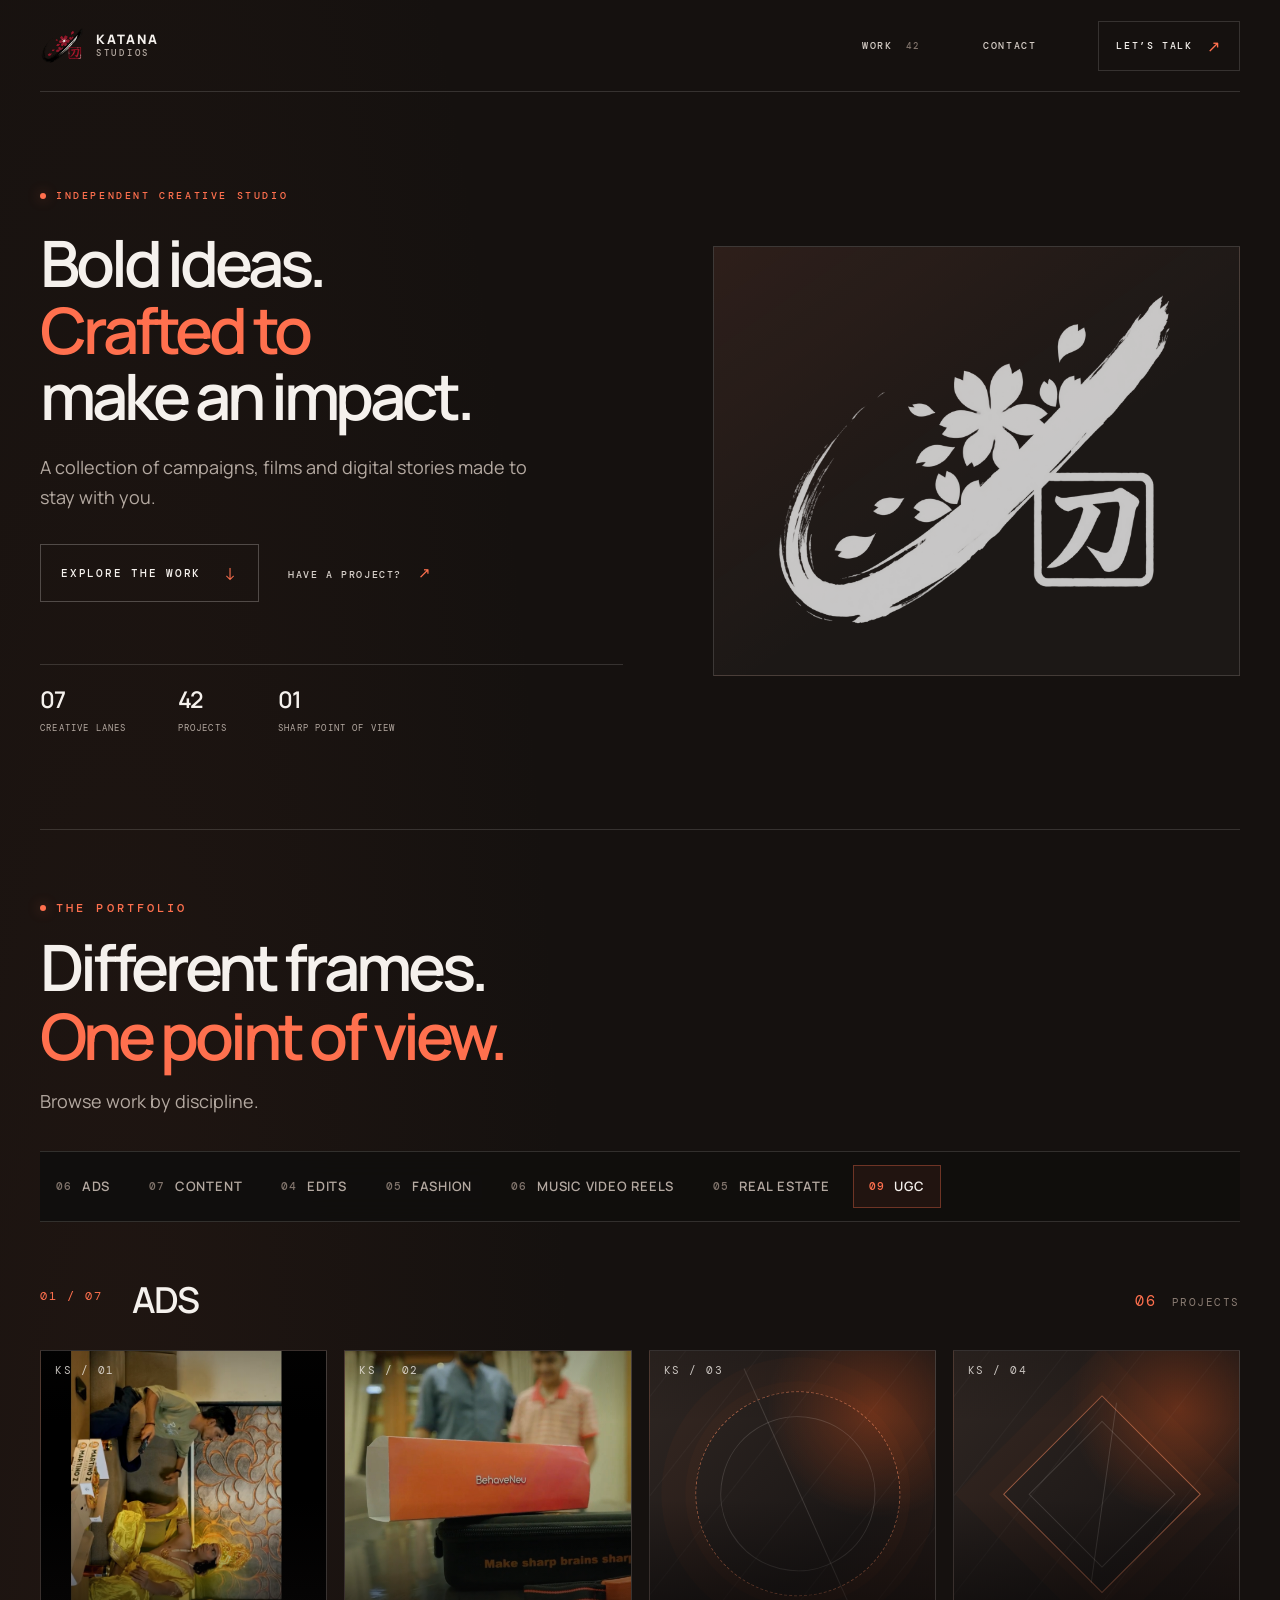
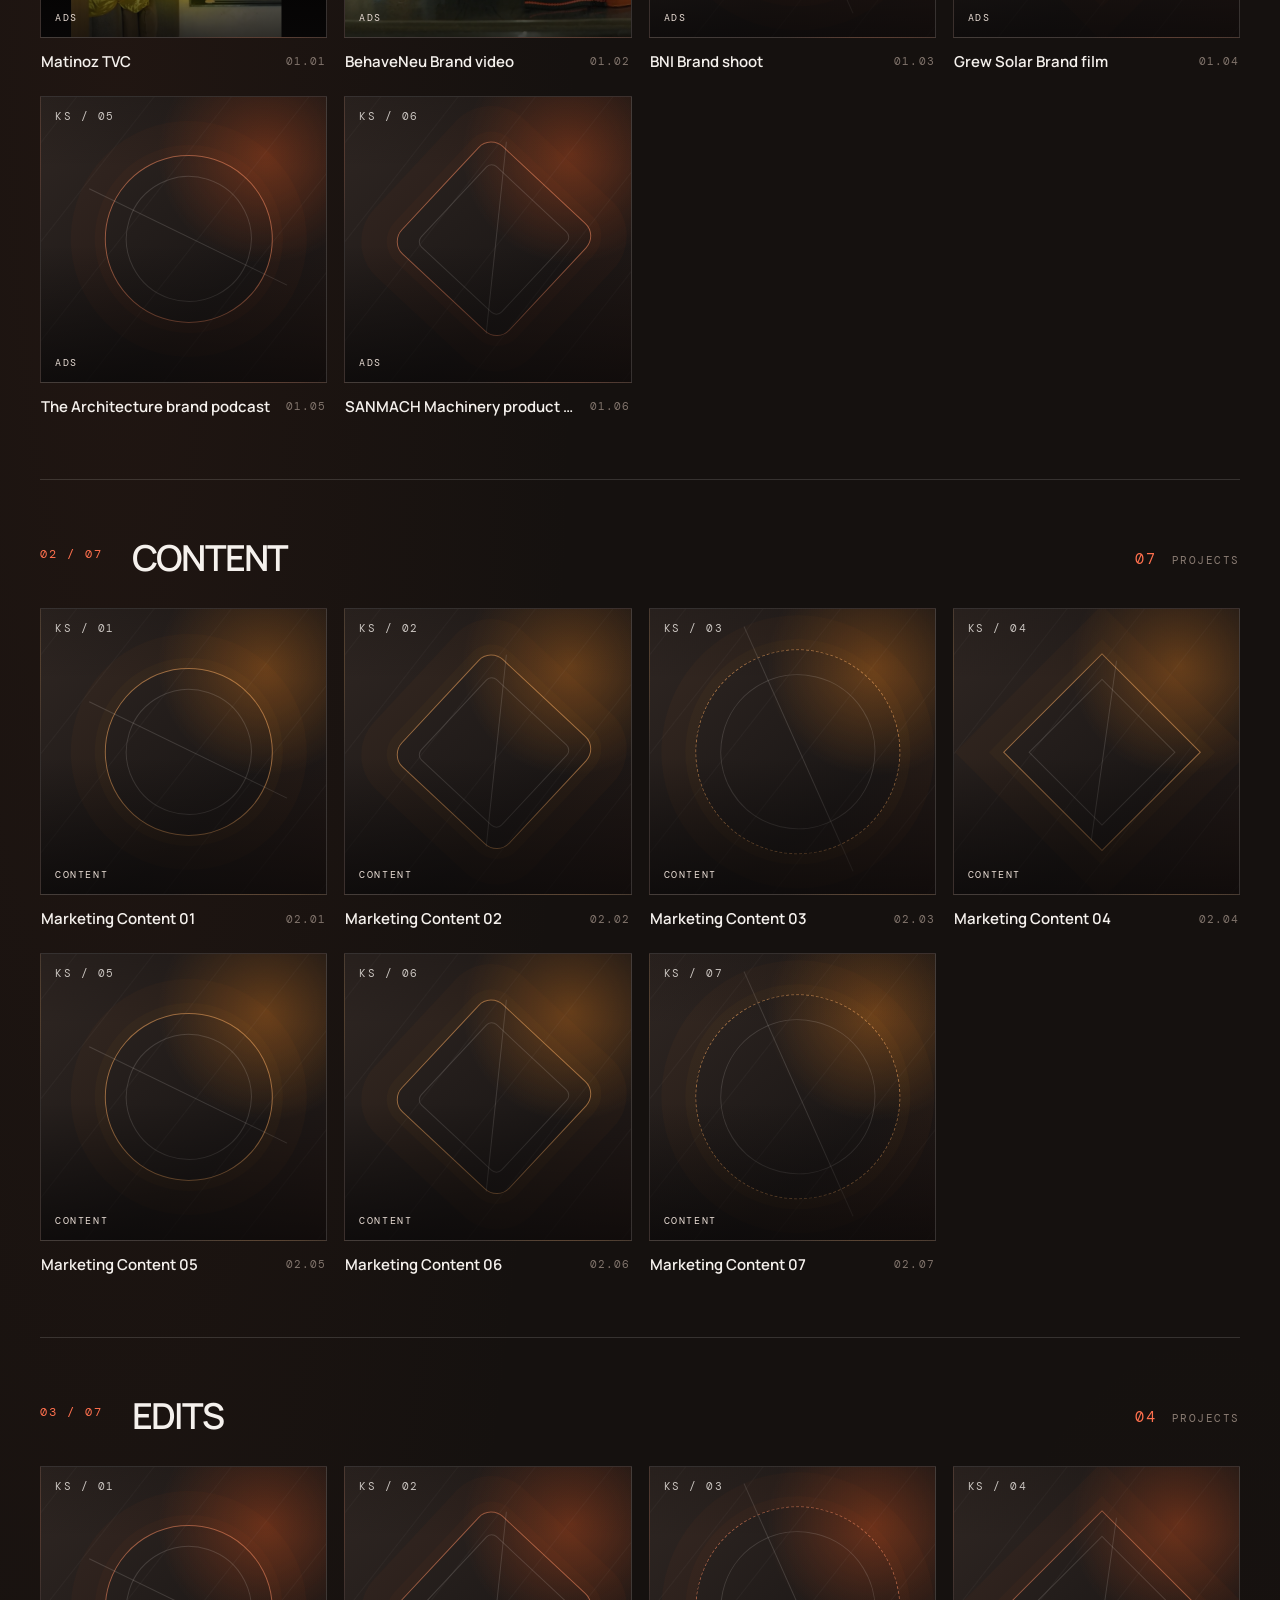
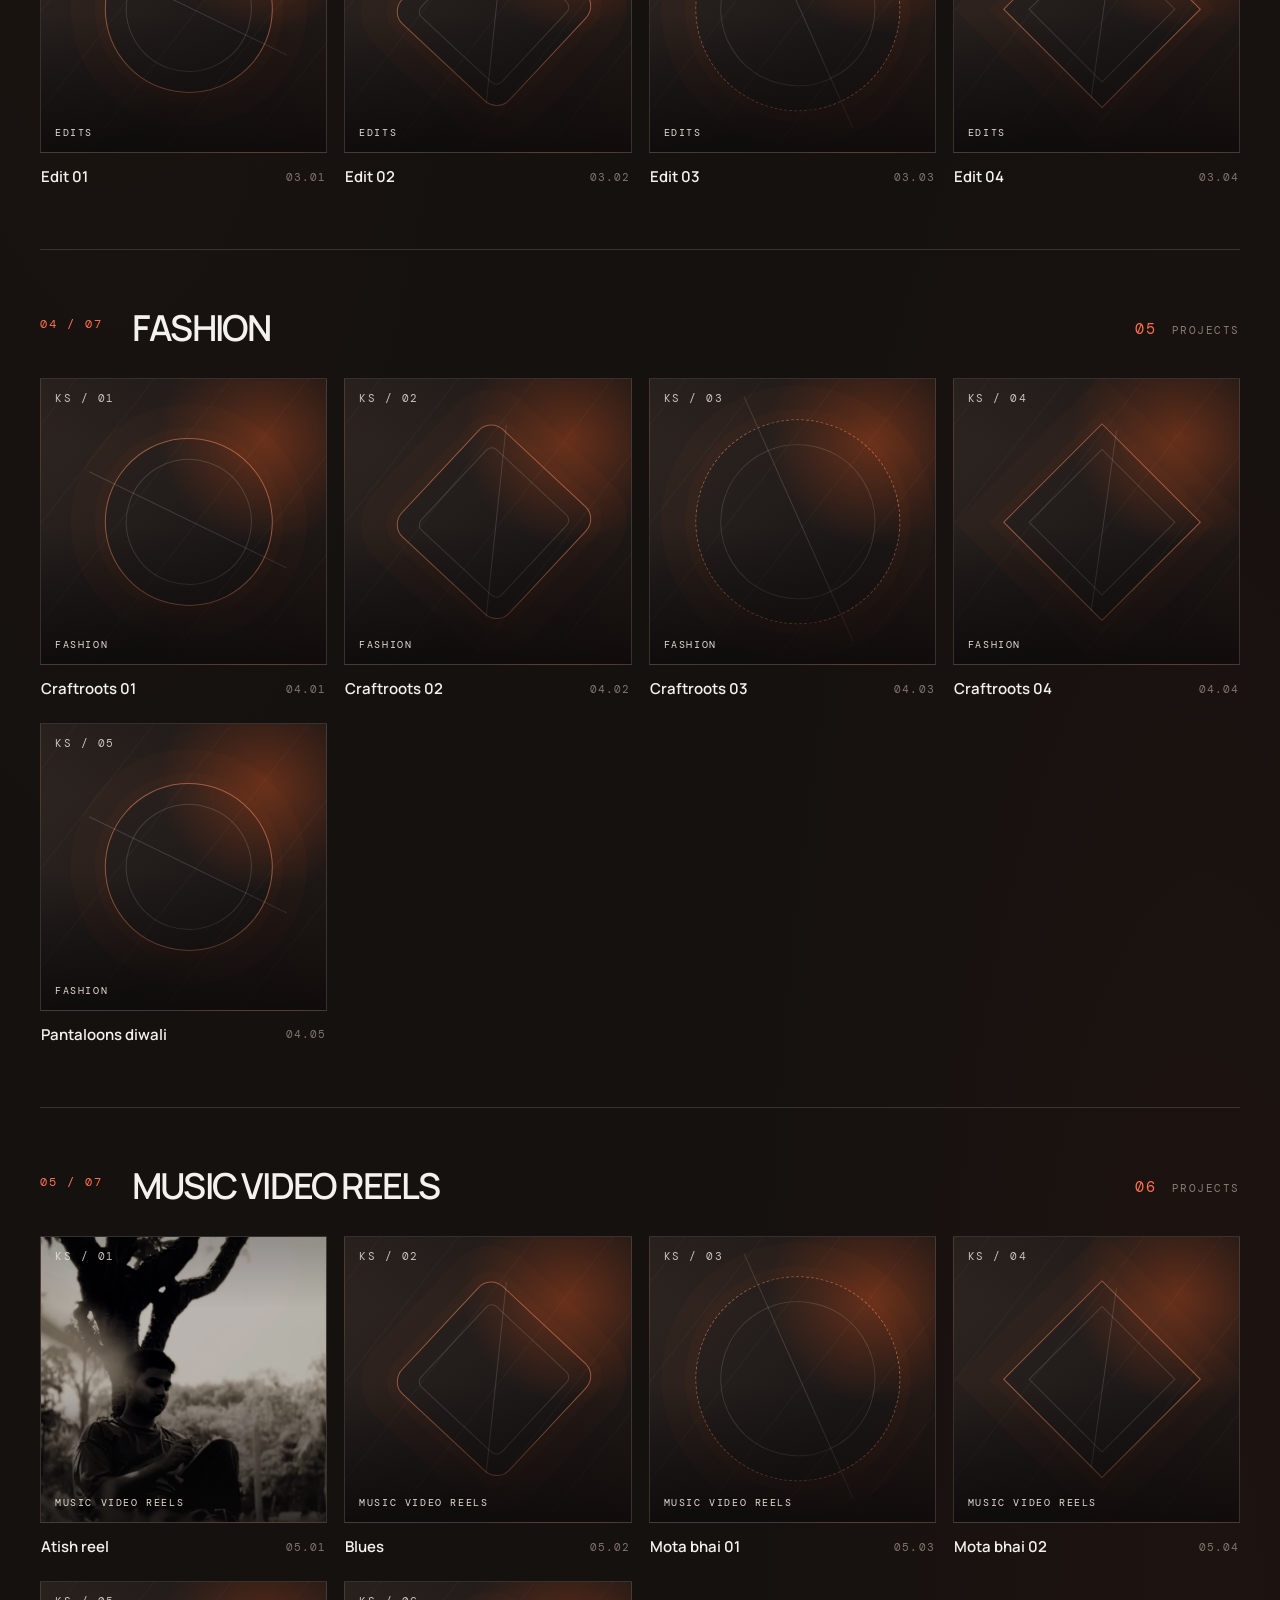
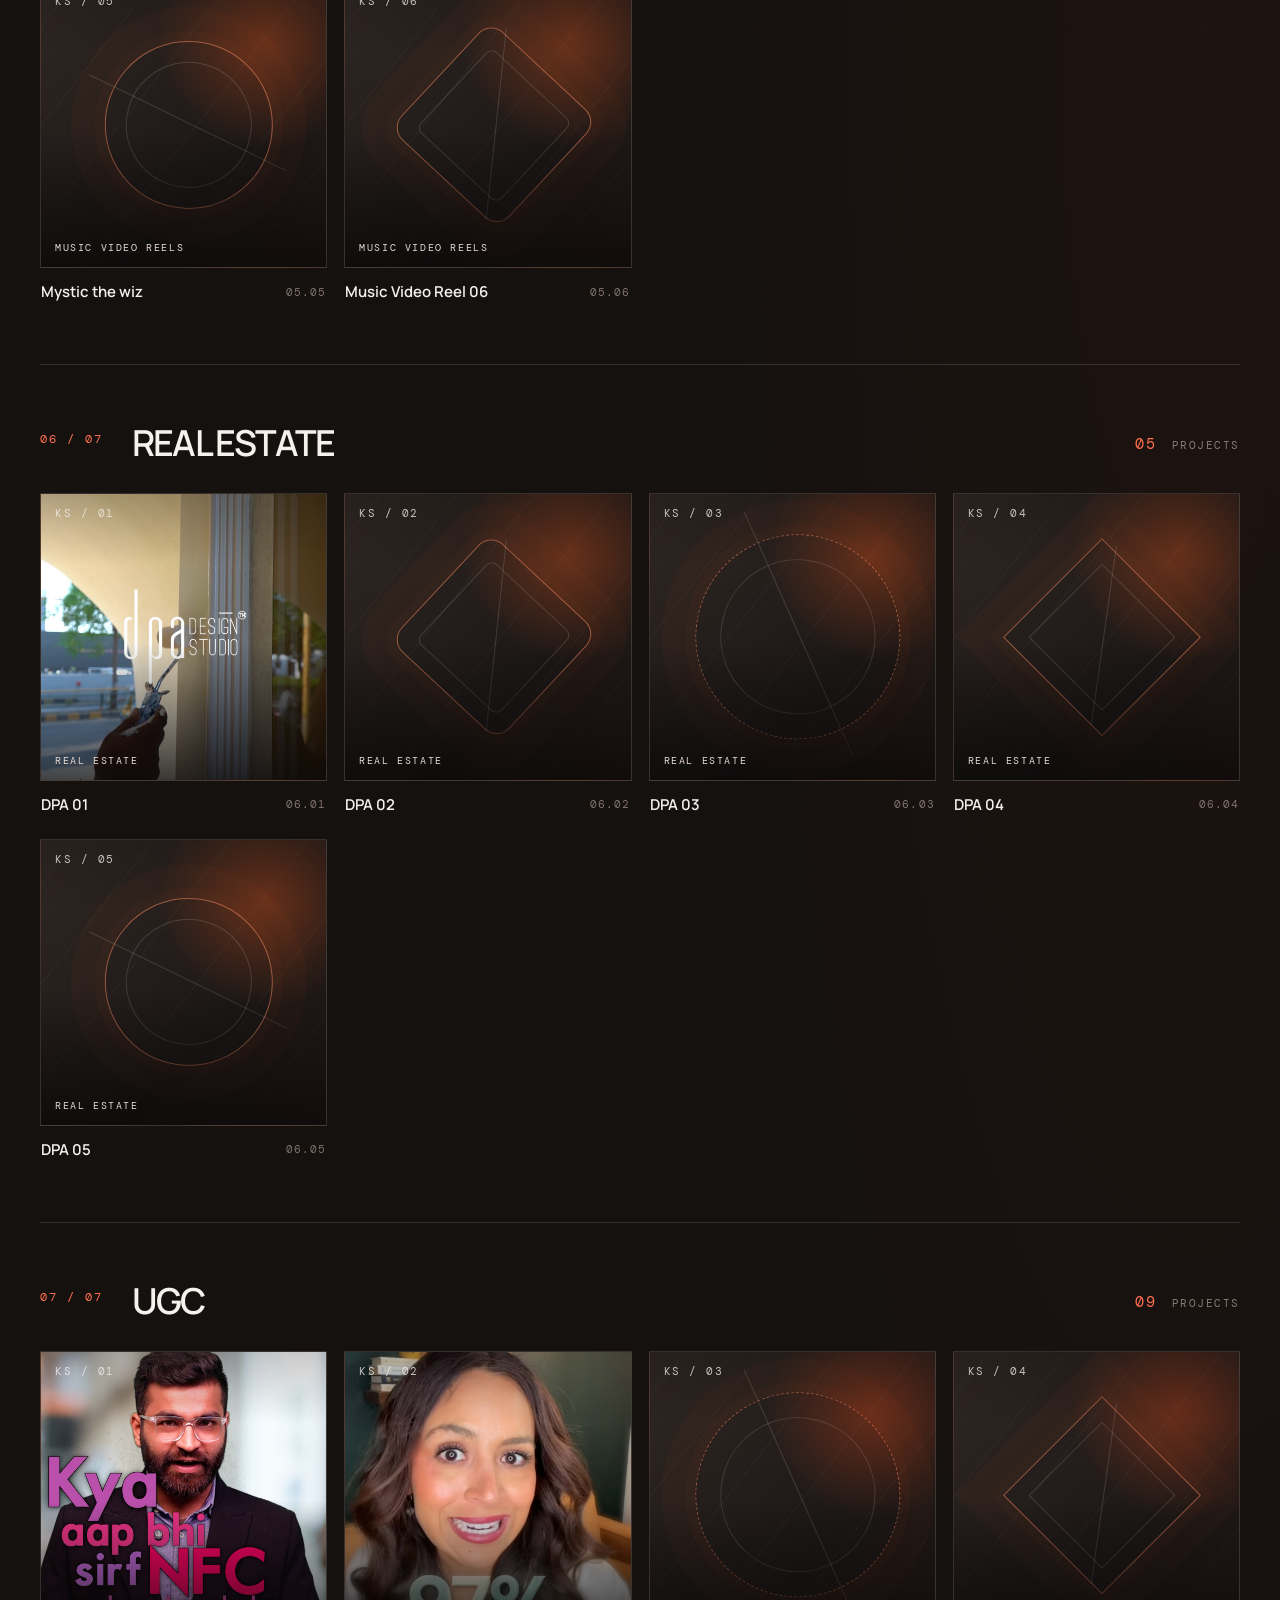
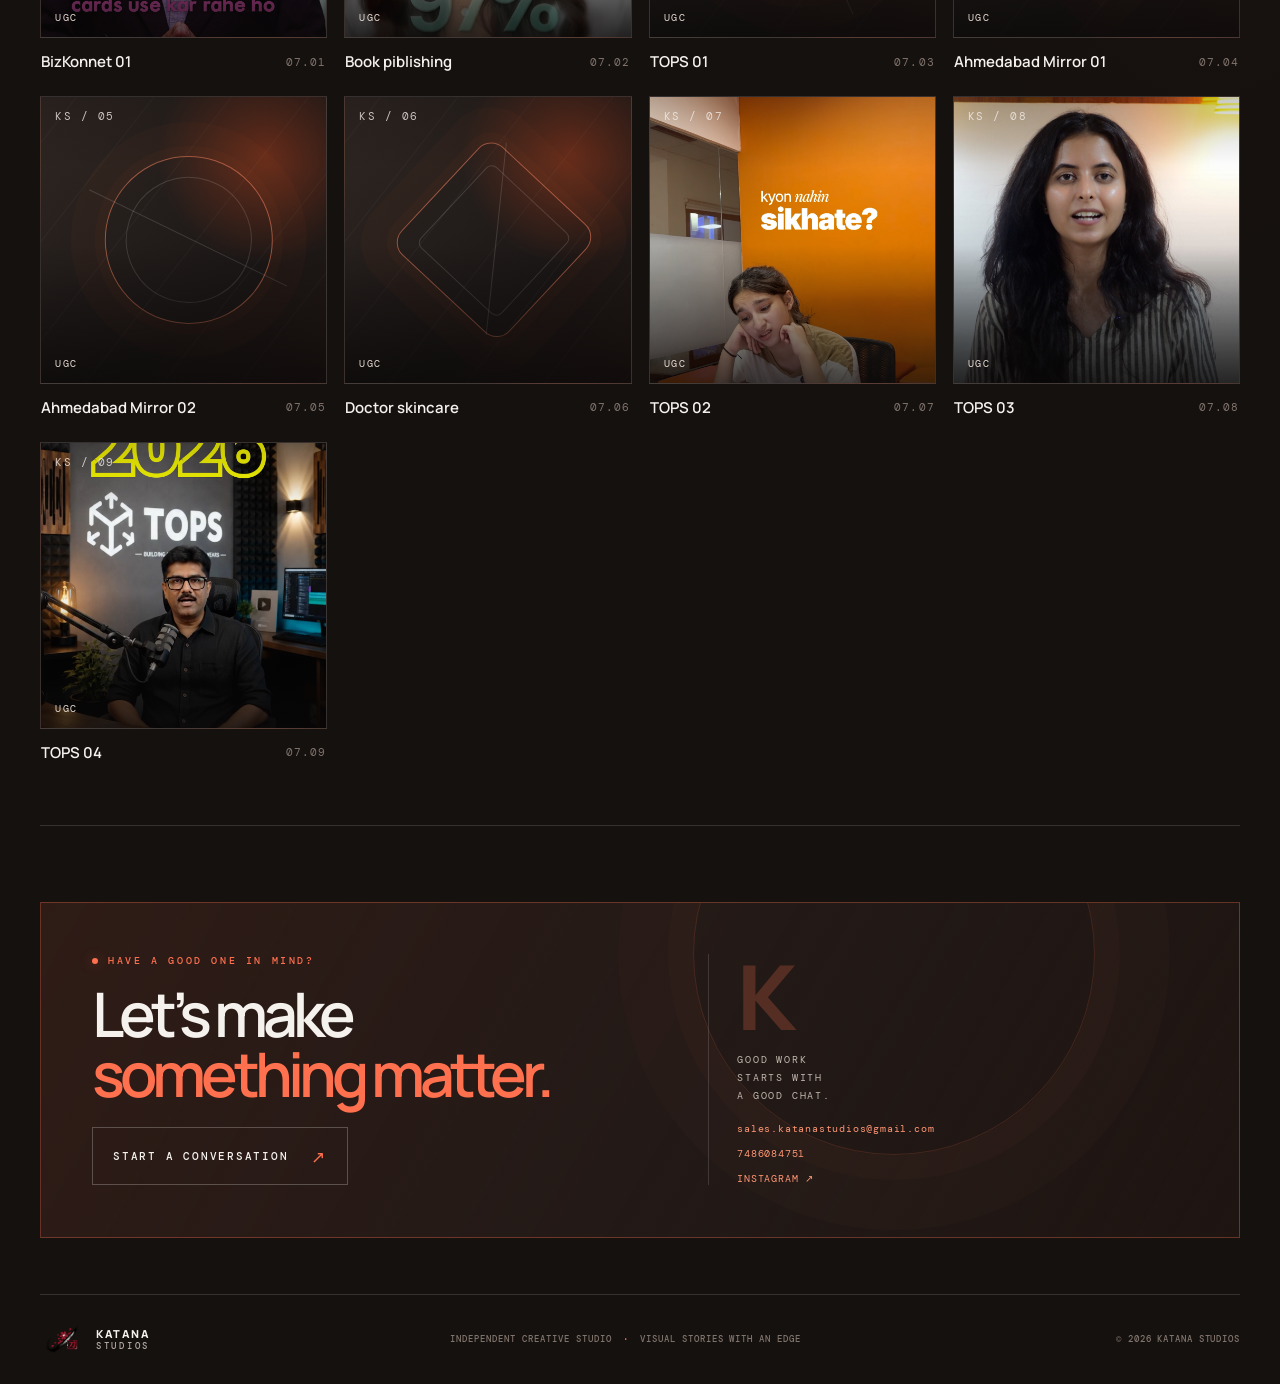
<file: index.html>
<!doctype html>
<html lang="en">
  <head>
    <meta charset="utf-8">
    <meta name="viewport" content="width=device-width, initial-scale=1">
    <meta name="theme-color" content="#15110f">
    <meta name="description" content="Katana Studios — bold ideas, crafted to make an impact. Explore our video portfolio.">
    <title>Katana Studios — Creative work with an edge</title>
    <link rel="icon" href="assets/favicon.svg" type="image/svg+xml">
    <link rel="preconnect" href="https://fonts.googleapis.com">
    <link rel="preconnect" href="https://fonts.gstatic.com" crossorigin>
    <link href="https://fonts.googleapis.com/css2?family=DM+Mono:wght@400;500&family=Manrope:wght@400;500;600;700;800&display=swap" rel="stylesheet">
    <link rel="stylesheet" href="css/styles.css">
  </head>
  <body>
    <a class="skip-link" href="#main">Skip to content</a>

    <header class="site-header">
      <a class="brand" href="#top" aria-label="Katana Studios home">
        <img class="brand-mark" src="assets/katana-brushmark-transparent.png" alt="" aria-hidden="true">
        <span class="brand-name"><strong>KATANA</strong><small>STUDIOS</small></span>
      </a>
      <nav class="primary-nav" aria-label="Main navigation">
        <a href="#work">WORK <span data-nav-video-total>03</span></a>
        <a href="#contact">CONTACT</a>
      </nav>
      <a class="header-cta" href="#contact">LET’S TALK <span aria-hidden="true">↗</span></a>
    </header>

    <main id="main">
      <section class="hero" id="top" aria-labelledby="hero-title">
        <div class="hero-copy">
          <p class="eyebrow"><span class="eyebrow-dot"></span> INDEPENDENT CREATIVE STUDIO</p>
          <h1 id="hero-title">Bold ideas.<br><em>Crafted to</em><br>make an impact.</h1>
          <p class="hero-description">A collection of campaigns, films and digital stories made to stay with you.</p>
          <div class="hero-actions">
            <a class="button button-primary" href="#work">EXPLORE THE WORK <span aria-hidden="true">↓</span></a>
            <a class="text-link" href="#contact">HAVE A PROJECT? <span aria-hidden="true">↗</span></a>
          </div>
          <div class="hero-facts" aria-label="Portfolio overview">
            <div><strong data-total-categories>02</strong><span>CREATIVE LANES</span></div>
            <div><strong data-total-videos>03</strong><span>PROJECTS</span></div>
            <div><strong>01</strong><span>SHARP POINT OF VIEW</span></div>
          </div>
        </div>

        <div class="hero-art">
          <img class="hero-art__logo" src="assets/katana-brushmark-transparent.png" alt="Katana Studios brushmark">
        </div>
      </section>

      <div class="portfolio-intro" id="work">
        <div class="portfolio-intro__copy">
          <p class="eyebrow"><span class="eyebrow-dot"></span> THE PORTFOLIO</p>
          <h2>Different frames.<br><em>One point of view.</em></h2>
          <p class="portfolio-intro__note">Browse work by discipline.</p>
        </div>
      </div>

      <nav class="category-nav" id="categoryNav" aria-label="Jump to a portfolio category"></nav>

      <div id="categorySections" class="category-sections" aria-live="off"></div>

      <section class="contact-panel" id="contact" aria-labelledby="contact-title">
        <div class="contact-panel__content">
          <p class="eyebrow"><span class="eyebrow-dot"></span> HAVE A GOOD ONE IN MIND?</p>
          <h2 id="contact-title">Let’s make<br><em>something matter.</em></h2>
          <a class="button button-primary" href="https://wa.me/917486087451?text=Hi%20Katana%20Studios%2C%20I%27d%20like%20to%20discuss%20a%20project." target="_blank" rel="noopener noreferrer">START A CONVERSATION <span aria-hidden="true">↗</span></a>
        </div>
        <div class="contact-panel__aside">
          <span class="contact-panel__mark" aria-hidden="true">K</span>
          <p>GOOD WORK<br>STARTS WITH<br>A GOOD CHAT.</p>
          <a data-email-text href="mailto:sales.katanastudios@gmail.com">sales.katanastudios@gmail.com</a>
          <a data-phone-link data-phone-text href="tel:7486084751">7486084751</a>
          <a data-instagram-link href="https://www.instagram.com/katanastudio.ads?obrf=amhhZ3NrenA3ZWpw" target="_blank" rel="noreferrer">INSTAGRAM ↗</a>
        </div>
      </section>
    </main>

    <footer class="site-footer">
      <a class="brand brand--footer" href="#top" aria-label="Back to top">
        <img class="brand-mark" src="assets/katana-brushmark-transparent.png" alt="" aria-hidden="true">
        <span class="brand-name"><strong>KATANA</strong><small>STUDIOS</small></span>
      </a>
      <p>INDEPENDENT CREATIVE STUDIO <span>·</span> VISUAL STORIES WITH AN EDGE</p>
      <span class="copyright">© <span data-year></span> KATANA STUDIOS</span>
    </footer>

    <dialog class="video-dialog" id="videoDialog" aria-labelledby="dialogTitle">
      <div class="video-dialog__bar">
        <div><p class="eyebrow" data-dialog-category>PROJECT / VIDEO</p><h2 id="dialogTitle">Project title</h2></div>
        <button class="dialog-close" type="button" data-close-dialog aria-label="Close video player">CLOSE <span aria-hidden="true">×</span></button>
      </div>
      <div class="player-frame" id="playerFrame">
        <div class="player-empty" id="playerEmpty">
          <span class="player-empty__icon" aria-hidden="true">▶</span>
          <p class="eyebrow">READY WHEN YOU ARE</p>
          <h3>This project is waiting for its link.</h3>
          <p>Paste a YouTube or Google Drive video URL into this project’s slot in <code>js/work.js</code>.</p>
        </div>
      </div>
    </dialog>

    <script src="js/work.js"></script>
    <script src="js/site.js"></script>
  </body>
</html>
</file>
<file: css/styles.css>
:root {
  color-scheme: dark;
  --bg: #15110f;
  --bg-raised: #1c1816;
  --surface: #241f1c;
  --surface-light: #302824;
  --ink: #f5f1ed;
  --muted: #b4a9a1;
  --muted-dark: #81746c;
  --line: rgba(242, 238, 233, 0.15);
  --orange: #ff704e;
  --orange-light: #ff9775;
  --font-sans: 'Manrope', 'Segoe UI', sans-serif;
  --font-mono: 'DM Mono', 'Courier New', monospace;
  --page-width: 1400px;
}

* { box-sizing: border-box; }
html { scroll-behavior: smooth; scroll-padding-top: 120px; }
body {
  margin: 0;
  min-width: 320px;
  background:
    radial-gradient(ellipse at 9% 22%, rgba(108, 54, 36, 0.13), transparent 29rem),
    radial-gradient(ellipse at 94% 62%, rgba(112, 43, 28, 0.09), transparent 30rem),
    var(--bg);
  color: var(--ink);
  font-family: var(--font-sans);
  -webkit-font-smoothing: antialiased;
}

::selection { color: var(--bg); background: var(--orange); }
a { color: inherit; text-decoration: none; }
button { font: inherit; }
button, a { -webkit-tap-highlight-color: transparent; }
:focus-visible { outline: 2px solid var(--orange-light); outline-offset: 4px; }

.skip-link {
  position: fixed;
  z-index: 100;
  top: 12px;
  left: 12px;
  padding: 12px 16px;
  transform: translateY(-160%);
  background: var(--orange);
  color: var(--bg);
  font-weight: 800;
}
.skip-link:focus { transform: translateY(0); }

.site-header, main, .site-footer { width: min(calc(100% - 80px), var(--page-width)); margin-inline: auto; }
.site-header {
  min-height: 92px;
  display: flex;
  align-items: center;
  justify-content: space-between;
  border-bottom: 1px solid var(--line);
}
.brand { display: inline-flex; align-items: center; gap: 11px; }
.brand-mark {
  width: 36px;
  height: 36px;
  position: relative;
  display: grid;
  place-items: center;
  overflow: hidden;
  border: 1px solid rgba(255, 113, 79, 0.56);
  background: rgba(255, 113, 79, 0.08);
}
.brand-mark::before, .brand-mark::after, .brand-mark span {
  content: '';
  position: absolute;
  width: 21px;
  height: 1px;
  background: var(--orange);
  transform: rotate(-48deg);
}
.brand-mark::before { width: 16px; transform: translate(-4px, 5px) rotate(-48deg); }
.brand-mark::after { width: 13px; transform: translate(5px, -5px) rotate(-48deg); }
.brand-name { display: flex; flex-direction: column; gap: 1px; letter-spacing: 0.15em; line-height: 1; }
.brand-name strong { font-size: 13px; font-weight: 800; }
.brand-name small { color: var(--muted); font: 9px var(--font-mono); letter-spacing: 0.32em; }
.primary-nav { display: flex; align-items: center; gap: clamp(28px, 5vw, 76px); margin-left: auto; margin-right: 62px; }
.primary-nav a, .header-cta, .text-link, .button, .category-nav a, .site-footer p, .copyright {
  font: 500 10px var(--font-mono);
  letter-spacing: 0.16em;
}
.primary-nav a { color: #d3cbc4; transition: color 160ms ease; }
.primary-nav a:hover, .text-link:hover { color: var(--orange-light); }
.primary-nav a span { margin-left: 6px; color: var(--muted-dark); font-size: 9px; }
.header-cta { display: inline-flex; align-items: center; gap: 15px; padding: 13px 17px; border: 1px solid var(--line); transition: border-color 160ms ease, background 160ms ease; }
.header-cta span { color: var(--orange); font: 16px var(--font-sans); }
.header-cta:hover { border-color: var(--orange); background: rgba(255, 113, 79, 0.06); }

.hero {
  min-height: 665px;
  display: grid;
  grid-template-columns: 1.05fr 0.95fr;
  align-items: center;
  gap: clamp(48px, 7vw, 112px);
  padding: 72px 0 70px;
}
.hero-copy { position: relative; z-index: 1; padding-block: 25px; }
.eyebrow { display: flex; align-items: center; gap: 10px; margin: 0; color: var(--orange); font: 500 10px var(--font-mono); letter-spacing: 0.26em; text-transform: uppercase; }
.eyebrow-dot { width: 6px; height: 6px; display: inline-block; border-radius: 50%; background: var(--orange); box-shadow: 0 0 13px rgba(255, 113, 79, 0.42); }
.hero h1 { margin: 28px 0 22px; font-size: clamp(3.5rem, 5vw, 5.5rem); font-weight: 600; line-height: 1.02; letter-spacing: -0.065em; }
h1 em, h2 em { color: var(--orange); font-style: normal; }
.hero-description { max-width: 500px; margin: 0; color: #b4a9a1; font-size: 18px; line-height: 1.7; }
.hero-actions { display: flex; align-items: center; gap: 29px; margin-top: 31px; }
.button { display: inline-flex; min-height: 51px; align-items: center; justify-content: center; gap: 23px; padding: 0 20px; border: 1px solid var(--orange); color: #170f0c; background: var(--orange); transition: background 180ms ease, color 180ms ease, transform 180ms ease; }
.button span { font: 17px var(--font-sans); }
.button:hover { color: var(--orange-light); background: transparent; transform: translateY(-2px); }
.text-link { color: #d7d0ca; transition: color 160ms ease; }
.text-link span { margin-left: 8px; color: var(--orange); font: 15px var(--font-sans); }
.hero-facts { display: flex; gap: clamp(25px, 4vw, 58px); margin-top: 62px; padding-top: 18px; border-top: 1px solid var(--line); }
.hero-facts div { display: flex; flex-direction: column; gap: 7px; }
.hero-facts strong { font-size: 23px; font-weight: 600; letter-spacing: -0.05em; }
.hero-facts span { color: var(--muted); font: 9px var(--font-mono); letter-spacing: 0.13em; }

.hero-art {
  min-height: 482px;
  position: relative;
  overflow: hidden;
  border: 1px solid rgba(242, 238, 233, 0.21);
  background:
    linear-gradient(135deg, rgba(255, 113, 79, 0.16), transparent 43%),
    linear-gradient(150deg, #2b2522 0%, #191615 60%, #211a17 100%);
  box-shadow: 0 30px 90px rgba(0, 0, 0, 0.24);
}
.hero-art::before, .hero-art::after { content: ''; position: absolute; pointer-events: none; }
.hero-art::before { inset: 15px; border: 1px solid rgba(255, 255, 255, 0.08); }
.hero-art::after { inset: 0; opacity: 0.2; background: repeating-linear-gradient(120deg, transparent 0 47px, rgba(255, 255, 255, 0.1) 48px, transparent 49px 96px); mask-image: linear-gradient(90deg, transparent 15%, black 60%, transparent); }
.hero-art__topline { position: absolute; z-index: 2; top: 31px; right: 33px; left: 33px; display: flex; justify-content: space-between; color: #c6b9b0; font: 9px var(--font-mono); letter-spacing: 0.15em; }
.hero-art__backdrop { position: absolute; top: 31px; left: 20px; color: rgba(255, 255, 255, 0.035); font-size: 410px; font-weight: 800; line-height: 1; letter-spacing: -0.2em; }
.hero-art__blade { position: absolute; z-index: 1; top: 15%; right: 18%; width: 1px; height: 78%; transform: rotate(39deg); background: linear-gradient(transparent, rgba(255, 154, 114, 0.08), rgba(255, 154, 114, 0.95), rgba(255, 154, 114, 0.12), transparent); box-shadow: 0 0 22px rgba(255, 113, 79, 0.22); }
.hero-art__blade span { position: absolute; bottom: 5%; left: -15px; width: 30px; height: 52px; border: 1px solid rgba(255, 154, 114, 0.48); border-radius: 50%; transform: rotate(-8deg); }
.hero-art__ring { position: absolute; top: 50%; left: 48%; width: 51%; aspect-ratio: 1; border: 1px solid rgba(255, 154, 114, 0.42); border-radius: 50%; transform: translate(-50%, -50%); box-shadow: 0 0 0 14px rgba(255, 154, 114, 0.035), 0 0 0 48px rgba(255, 154, 114, 0.025); }
.hero-art__ring::before, .hero-art__ring::after { content: ''; position: absolute; border-radius: 50%; }
.hero-art__ring::before { inset: 13%; border: 1px dashed rgba(242, 238, 233, 0.16); }
.hero-art__ring::after { width: 9px; height: 9px; top: 16%; right: 5%; background: var(--orange); box-shadow: 0 0 22px var(--orange); }
.hero-art__copy { position: absolute; z-index: 2; bottom: 20%; left: 11%; display: flex; flex-direction: column; gap: 14px; font-size: clamp(2rem, 4vw, 4.7rem); font-weight: 700; line-height: 0.91; letter-spacing: -0.075em; }
.hero-art__copy small { color: var(--orange-light); font: 9px var(--font-mono); letter-spacing: 0.23em; }
.hero-art__index { position: absolute; right: 34px; bottom: 30px; left: 34px; display: flex; justify-content: space-between; align-items: end; color: #b3a79f; font: 9px var(--font-mono); letter-spacing: 0.17em; line-height: 1.8; }
.hero-art__index b { color: var(--orange); font-weight: 400; }
.hero-art__corner { position: absolute; z-index: 2; width: 17px; height: 17px; border-color: var(--orange); border-style: solid; }
.hero-art__corner--tl { top: 14px; left: 14px; border-width: 1px 0 0 1px; }
.hero-art__corner--br { right: 14px; bottom: 14px; border-width: 0 1px 1px 0; }

.portfolio-intro { display: flex; align-items: end; justify-content: space-between; gap: 30px; padding: 82px 0 37px; border-top: 1px solid var(--line); }
.portfolio-intro h2 { margin: 18px 0 0; font-size: clamp(2.7rem, 5vw, 5rem); font-weight: 600; line-height: 0.98; letter-spacing: -0.075em; }
.portfolio-intro__note { max-width: 260px; margin: 0 2px 6px 0; color: var(--muted); font-size: 13px; line-height: 1.75; }
.category-nav { position: sticky; z-index: 10; top: 0; display: flex; gap: 7px; overflow-x: auto; padding: 13px 0; border-block: 1px solid var(--line); background: rgba(16, 14, 13, 0.94); scrollbar-width: none; backdrop-filter: blur(14px); }
.category-nav::-webkit-scrollbar { display: none; }
.category-nav a { flex: 0 0 auto; display: inline-flex; align-items: center; gap: 10px; padding: 12px 15px; border: 1px solid transparent; color: #a89e97; white-space: nowrap; transition: color 160ms ease, border-color 160ms ease, background 160ms ease; }
.category-nav a span { color: var(--muted-dark); font-size: 9px; }
.category-nav a:hover, .category-nav a[aria-current="location"] { border-color: rgba(255, 113, 79, 0.35); color: var(--ink); background: rgba(255, 113, 79, 0.07); }
.category-nav a[aria-current="location"] span { color: var(--orange); }

.work-section { padding: 58px 0 62px; border-bottom: 1px solid var(--line); scroll-margin-top: 72px; }
.section-heading { display: grid; grid-template-columns: 70px minmax(0, 1fr) auto; align-items: start; gap: 22px; margin-bottom: 27px; }
.section-number { padding-top: 6px; color: var(--orange); font: 11px var(--font-mono); letter-spacing: 0.16em; }
.section-heading__main { display: flex; align-items: baseline; gap: 17px; }
.section-heading h2 { margin: 0; font-size: clamp(1.7rem, 3vw, 2.8rem); font-weight: 600; letter-spacing: -0.06em; text-transform: uppercase; }
.section-heading__descriptor { max-width: 570px; margin: 8px 0 0; color: var(--muted); font-size: 12px; line-height: 1.65; }
.section-count { padding-top: 8px; color: #8a7c73; font: 10px var(--font-mono); letter-spacing: 0.14em; white-space: nowrap; }
.section-count strong { margin-right: 7px; color: var(--orange); font-weight: 400; }
.work-grid { display: grid; grid-template-columns: repeat(4, minmax(0, 1fr)); gap: 24px 17px; }
.work-card { display: block; min-width: 0; padding: 0; border: 0; color: inherit; background: none; text-align: left; cursor: pointer; }
.work-card__poster { position: relative; display: block; overflow: hidden; aspect-ratio: 1; isolation: isolate; border: 1px solid rgba(255, 255, 255, 0.1); background: radial-gradient(ellipse at 79% 20%, hsla(var(--tone), 78%, 49%, 0.38), transparent 34%), linear-gradient(140deg, #302723 0%, #1b1716 67%, #261915 100%); transition: border-color 200ms ease, transform 350ms cubic-bezier(.2,.75,.2,1); }
.work-card__poster::before { content: ''; position: absolute; z-index: -1; inset: 0; opacity: 0.46; background: repeating-linear-gradient(128deg, transparent 0 27px, rgba(242, 238, 233, 0.075) 28px, transparent 29px 61px); transition: opacity 200ms ease; }
.work-card__poster::after { content: ''; position: absolute; z-index: 1; inset: 0; background: linear-gradient(rgba(10, 8, 8, 0.22), transparent 25%, transparent 52%, rgba(10, 8, 8, 0.76)); pointer-events: none; }
.poster-image { position: absolute; z-index: 0; inset: 0; width: 100%; height: 100%; object-fit: cover; transition: transform 500ms cubic-bezier(.2,.75,.2,1); }
.poster-orbit { position: absolute; z-index: -1; top: 50%; left: 52%; width: 59%; aspect-ratio: 1; border: 1px solid hsla(var(--tone), 90%, 67%, 0.56); border-radius: 50%; transform: translate(-50%, -50%) rotate(-27deg); box-shadow: 0 0 0 10px hsla(var(--tone), 78%, 55%, 0.035), 0 0 0 34px hsla(var(--tone), 78%, 55%, 0.03); transition: transform 500ms ease, border-color 200ms ease; }
.poster-orbit::before, .poster-orbit::after { content: ''; position: absolute; border: 1px solid rgba(255, 245, 236, 0.14); }
.poster-orbit::before { inset: 12%; border-radius: 50%; }
.poster-orbit::after { top: 48%; left: -16%; width: 132%; height: 1px; border-width: 1px 0 0; transform: rotate(53deg); }
.work-card[data-variant="1"] .poster-orbit { width: 52%; border-radius: 12%; transform: translate(-50%, -50%) rotate(43deg); }
.work-card[data-variant="1"] .poster-orbit::before { border-radius: 7%; }
.work-card[data-variant="2"] .poster-orbit { width: 72%; border-style: dashed; transform: translate(-50%, -50%) rotate(13deg); }
.work-card[data-variant="3"] .poster-orbit { width: 49%; border-radius: 0; transform: translate(-50%, -50%) rotate(45deg); }
.work-card[data-variant="3"] .poster-orbit::before { border-radius: 0; }
.poster-index { position: absolute; z-index: 2; top: 12px; left: 14px; color: rgba(242, 238, 233, 0.8); font: 9px var(--font-mono); letter-spacing: 0.14em; }
.poster-category { position: absolute; z-index: 2; right: 13px; bottom: 13px; left: 14px; color: #e8dcd4; font: 9px var(--font-mono); letter-spacing: 0.16em; }
.poster-play { position: absolute; z-index: 3; top: 50%; left: 50%; display: grid; width: 43px; height: 43px; place-items: center; border: 1px solid rgba(255, 238, 230, 0.62); border-radius: 50%; color: var(--ink); background: rgba(12, 10, 9, 0.26); opacity: 0; transform: translate(-50%, -43%) scale(0.85); transition: opacity 180ms ease, transform 180ms ease, background 180ms ease; backdrop-filter: blur(6px); }
.poster-play svg { width: 12px; height: 12px; margin-left: 2px; fill: currentColor; }
.work-card:hover .work-card__poster, .work-card:focus-visible .work-card__poster { border-color: hsla(var(--tone), 86%, 69%, 0.62); transform: translateY(-4px); }
.work-card:hover .poster-image, .work-card:focus-visible .poster-image { transform: scale(1.045); }
.work-card:hover .poster-play, .work-card:focus-visible .poster-play { opacity: 1; transform: translate(-50%, -50%) scale(1); background: var(--orange); }
.work-card:hover .poster-orbit, .work-card:focus-visible .poster-orbit { border-color: rgba(255, 202, 179, 0.85); }
.work-card:hover .work-card__poster::before { opacity: 0.73; }
.work-card__caption { display: flex; align-items: center; justify-content: space-between; gap: 10px; padding: 11px 1px 0; }
.work-card__title { overflow: hidden; color: #e6ded8; font-size: 12px; font-weight: 600; text-overflow: ellipsis; white-space: nowrap; }
.work-card__meta { flex: 0 0 auto; color: var(--muted-dark); font: 9px var(--font-mono); letter-spacing: 0.1em; }

.contact-panel { position: relative; display: grid; grid-template-columns: 1.1fr 0.9fr; gap: 30px; margin: 76px 0 56px; padding: clamp(30px, 4vw, 54px); overflow: hidden; border: 1px solid rgba(255, 113, 79, 0.32); background: linear-gradient(120deg, rgba(255, 113, 79, 0.11), rgba(38, 28, 25, 0.77) 57%, rgba(255, 113, 79, 0.04)); }
.contact-panel::after { content: ''; position: absolute; top: -150px; right: 12%; width: 400px; height: 400px; border: 1px solid rgba(255, 113, 79, 0.16); border-radius: 50%; box-shadow: 0 0 0 25px rgba(255, 113, 79, 0.025), 0 0 0 75px rgba(255, 113, 79, 0.02); pointer-events: none; }
.contact-panel__content, .contact-panel__aside { position: relative; z-index: 1; }
.contact-panel h2 { margin: 17px 0 23px; font-size: clamp(2.8rem, 4.8vw, 4.7rem); font-weight: 600; line-height: 0.98; letter-spacing: -0.08em; }
.contact-panel__aside { display: flex; flex-direction: column; align-items: flex-start; justify-content: end; gap: 12px; padding-left: 28px; border-left: 1px solid var(--line); }
.contact-panel__mark { color: rgba(255, 113, 79, 0.23); font-size: clamp(4rem, 7vw, 6rem); font-weight: 800; line-height: 0.8; letter-spacing: -0.13em; }
.contact-panel__aside p { margin: 8px 0 5px; color: #c2b6ad; font: 10px/1.8 var(--font-mono); letter-spacing: 0.18em; }
.contact-panel__aside a { color: var(--orange-light); font: 10px var(--font-mono); letter-spacing: 0.08em; }
.site-footer { min-height: 90px; display: flex; align-items: center; justify-content: space-between; gap: 25px; border-top: 1px solid var(--line); }
.brand--footer .brand-mark { width: 30px; height: 30px; }
.brand--footer .brand-mark::before, .brand--footer .brand-mark::after, .brand--footer .brand-mark span { width: 17px; }
.brand--footer .brand-name strong { font-size: 11px; }
.site-footer p { margin: 0; color: var(--muted-dark); font-size: 9px; letter-spacing: 0.11em; }
.site-footer p span { padding-inline: 5px; color: var(--orange); }
.copyright { color: var(--muted-dark); font-size: 9px; letter-spacing: 0.1em; white-space: nowrap; }

.video-dialog { width: min(1000px, calc(100vw - 36px)); max-width: none; max-height: calc(100dvh - 36px); padding: 0; overflow: auto; border: 1px solid rgba(255, 255, 255, 0.2); color: var(--ink); background: #171311; box-shadow: 0 35px 100px rgba(0, 0, 0, 0.64); }
.video-dialog::backdrop { background: rgba(5, 4, 4, 0.84); backdrop-filter: blur(8px); }
.video-dialog__bar { display: flex; align-items: center; justify-content: space-between; gap: 20px; padding: 20px 22px; }
.video-dialog__bar .eyebrow { font-size: 9px; }
.video-dialog__bar h2 { margin: 7px 0 0; font-size: 19px; font-weight: 600; letter-spacing: -0.04em; }
.dialog-close { display: inline-flex; align-items: center; gap: 13px; padding: 10px 12px; border: 1px solid var(--line); color: var(--ink); background: transparent; font: 10px var(--font-mono); letter-spacing: 0.13em; cursor: pointer; }
.dialog-close span { color: var(--orange); font: 18px var(--font-sans); }
.dialog-close:hover { border-color: var(--orange); }
.player-frame { position: relative; display: grid; min-height: 250px; aspect-ratio: 16 / 9; place-items: center; overflow: hidden; background: #090807; }
.player-frame iframe, .player-frame video { width: 100%; height: 100%; border: 0; object-fit: contain; }
.player-empty { display: flex; max-width: 410px; flex-direction: column; align-items: center; padding: 25px; text-align: center; }
.player-empty__icon { display: grid; width: 51px; height: 51px; place-items: center; margin-bottom: 18px; padding-left: 3px; border: 1px solid rgba(255, 113, 79, 0.7); border-radius: 50%; color: var(--orange); font-size: 15px; }
.player-empty .eyebrow { font-size: 9px; }
.player-empty h3 { margin: 12px 0 7px; font-size: 20px; font-weight: 600; letter-spacing: -0.04em; }
.player-empty p:last-child { margin: 0; color: var(--muted); font-size: 12px; line-height: 1.7; }
.player-empty code { color: var(--orange-light); font: 11px var(--font-mono); }

@media (max-width: 1050px) {
  .site-header, main, .site-footer { width: min(calc(100% - 48px), var(--page-width)); }
  .hero { min-height: 600px; gap: 45px; }
  .hero-art { min-height: 430px; }
  .work-grid { grid-template-columns: repeat(3, minmax(0, 1fr)); }
  .hero-facts { gap: 28px; }
  .hero-facts span { font-size: 8px; }
}

@media (max-width: 760px) {
  html { scroll-padding-top: 90px; }
  .site-header, main, .site-footer { width: min(calc(100% - 36px), var(--page-width)); }
  .site-header { min-height: 76px; }
  .primary-nav { gap: 20px; margin-right: 18px; }
  .primary-nav a { font-size: 9px; }
  .header-cta { padding: 11px 12px; font-size: 9px; }
  .hero { min-height: 0; grid-template-columns: 1fr; gap: 42px; padding: 63px 0 53px; }
  .hero-copy { padding: 0; }
  .hero h1 { font-size: clamp(3.7rem, 11vw, 6rem); }
  .hero-art { min-height: 390px; }
  .hero-art__backdrop { top: 40px; font-size: 350px; }
  .hero-art__copy { bottom: 18%; }
  .portfolio-intro { align-items: start; flex-direction: column; padding: 63px 0 29px; }
  .portfolio-intro__note { max-width: 400px; }
  .category-nav { margin-inline: -18px; padding-inline: 18px; }
  .category-nav a { padding: 10px 12px; font-size: 9px; }
  .work-section { padding: 43px 0 47px; }
  .section-heading { grid-template-columns: 39px minmax(0, 1fr) auto; gap: 10px; }
  .section-heading__main { display: block; }
  .section-heading h2 { font-size: clamp(1.6rem, 6vw, 2.5rem); }
  .section-heading__descriptor { max-width: 420px; font-size: 11px; }
  .section-count { padding-top: 7px; font-size: 9px; }
  .work-grid { grid-template-columns: repeat(2, minmax(0, 1fr)); gap: 20px 12px; }
  .work-card__caption { align-items: start; flex-direction: column; gap: 5px; padding-top: 9px; }
  .work-card__title { max-width: 100%; font-size: 11px; }
  .work-card__meta { font-size: 8px; }
  .poster-play { width: 38px; height: 38px; opacity: 1; transform: translate(-50%, -50%) scale(0.92); background: rgba(12, 10, 9, 0.33); }
  .contact-panel { grid-template-columns: 1fr; gap: 23px; margin: 62px 0 44px; padding: 30px 27px; }
  .contact-panel__aside { min-height: 0; padding: 20px 0 0; border-top: 1px solid var(--line); border-left: 0; }
  .contact-panel__mark { position: absolute; right: 0; bottom: 14px; }
  .contact-panel__aside p, .contact-panel__aside a { position: relative; z-index: 1; }
  .site-footer { min-height: 104px; flex-wrap: wrap; justify-content: space-between; padding-block: 20px; }
  .site-footer p { order: 3; width: 100%; }
}

@media (max-width: 430px) {
  .site-header, main, .site-footer { width: calc(100% - 28px); }
  .brand { gap: 8px; }
  .brand-mark { width: 32px; height: 32px; }
  .brand-name strong { font-size: 11px; }
  .brand-name small { font-size: 8px; }
  .primary-nav { gap: 13px; margin-right: 12px; }
  .primary-nav a { font-size: 8px; letter-spacing: 0.09em; }
  .primary-nav a span { margin-left: 3px; }
  .header-cta { gap: 7px; padding: 10px 9px; font-size: 8px; letter-spacing: 0.08em; }
  .hero { padding-top: 52px; }
  .hero h1 { font-size: clamp(3.2rem, 12.3vw, 4.2rem); }
  .hero-description { font-size: 13px; }
  .hero-actions { align-items: start; flex-direction: column; gap: 20px; }
  .hero-facts { justify-content: space-between; gap: 8px; margin-top: 39px; }
  .hero-facts strong { font-size: 20px; }
  .hero-facts span { max-width: 95px; font-size: 7px; line-height: 1.5; }
  .hero-art { min-height: 330px; }
  .hero-art__topline { top: 24px; right: 24px; left: 24px; font-size: 7px; }
  .hero-art__backdrop { top: 30px; left: 4px; font-size: 300px; }
  .hero-art__copy { left: 10%; font-size: 3rem; }
  .hero-art__index { right: 24px; bottom: 23px; left: 24px; }
  .portfolio-intro h2 { font-size: 2.8rem; }
  .category-nav { margin-inline: -14px; padding-inline: 14px; }
  .section-heading { grid-template-columns: 28px minmax(0, 1fr) auto; gap: 7px; }
  .section-number { font-size: 9px; }
  .section-heading h2 { font-size: 1.45rem; }
  .section-count { font-size: 8px; }
  .work-grid { gap: 18px 9px; }
  .work-card__poster { aspect-ratio: 1.08; }
  .poster-index { top: 9px; left: 9px; font-size: 8px; }
  .poster-category { right: 8px; bottom: 9px; left: 9px; font-size: 7px; }
  .poster-play { width: 34px; height: 34px; }
  .contact-panel { padding-inline: 21px; }
  .contact-panel h2 { font-size: 2.8rem; }
  .site-footer p { font-size: 8px; }
  .copyright { font-size: 8px; }
  .video-dialog { width: calc(100vw - 20px); max-height: calc(100dvh - 20px); }
  .video-dialog__bar { padding: 15px 13px; }
  .video-dialog__bar h2 { font-size: 16px; }
  .dialog-close { padding: 8px; font-size: 8px; }
  .player-empty { padding: 14px; }
  .player-empty h3 { font-size: 17px; }
  .player-empty p:last-child { font-size: 11px; }
}

@media (prefers-reduced-motion: reduce) {
  *, *::before, *::after { scroll-behavior: auto !important; transition-duration: 0.01ms !important; animation-duration: 0.01ms !important; animation-iteration-count: 1 !important; }
}

/* Keep the preview fitted to the clip's orientation and the available viewport. */
.video-dialog {
  width: min(1000px, calc((100dvh - 140px) * 16 / 9), calc(100vw - 36px));
  max-height: calc(100dvh - 36px);
  overflow: hidden;
}
.video-dialog.is-portrait {
  width: min(440px, calc((100dvh - 140px) * 9 / 16), calc(100vw - 36px));
}
.player-frame {
  width: 100%;
  min-height: 0;
  aspect-ratio: 16 / 9;
  max-height: calc(100dvh - 140px);
}
.video-dialog.is-portrait .player-frame { aspect-ratio: 9 / 16; }
.player-frame iframe, .player-frame video { display: block; width: 100%; height: 100%; object-fit: contain; }

@media (max-width: 760px) {
  .hero-art { min-height: 320px; }
  .hero-art__logo { width: min(88%, 560px); }
  .contact-panel { border: 0; border-block: 1px solid var(--line); background: var(--surface); }
}

@media (max-width: 430px) {
  .brand-mark { width: 36px; height: 32px; flex-basis: 36px; }
  .hero h1 { font-size: clamp(2.8rem, 11vw, 3.8rem); }
  .hero-art { min-height: 260px; }
  .portfolio-intro h2 { font-size: 2.55rem; }
  .contact-panel h2 { font-size: 2.55rem; }
}

/* Clear scan path for the portfolio: label, headline, description, filters, work. */
.portfolio-intro {
  display: block;
  padding: 70px 0 34px;
}
.portfolio-intro__copy { max-width: 790px; }
.portfolio-intro .eyebrow { margin-bottom: 0; font-size: 12px; }
.portfolio-intro h2 {
  max-width: 790px;
  margin-top: 16px;
  font-size: clamp(3.2rem, 5vw, 4.9rem);
  line-height: 1.08;
  letter-spacing: -.065em;
}
.portfolio-intro__note {
  max-width: 62ch;
  margin: 17px 0 0;
  color: var(--muted);
  font-size: 18px;
  line-height: 1.65;
}

.category-nav a {
  padding: 13px 15px;
  color: var(--muted);
  font: 600 13px/1.2 var(--font-sans);
  letter-spacing: .06em;
}
.category-nav a span {
  color: var(--muted-dark);
  font: 500 11px/1 var(--font-mono);
  letter-spacing: .08em;
}
.category-nav a:hover, .category-nav a[aria-current="location"] {
  color: var(--ink);
}

.section-heading { margin-bottom: 30px; }
.section-heading__main { display: block; }
.section-heading h2 {
  font-size: clamp(2rem, 2.8vw, 2.7rem);
  line-height: 1.12;
  letter-spacing: -.05em;
}
.section-heading__descriptor {
  max-width: 620px;
  margin-top: 10px;
  color: var(--muted);
  font-size: 15px;
  line-height: 1.65;
}
.section-number { padding-top: 8px; font-size: 12px; }
.section-count { padding-top: 11px; font-size: 11px; }
.section-count strong { font-size: 15px; }
.poster-index { font-size: 11px; }
.poster-category { font-size: 10px; }
.work-card__caption { padding-top: 13px; }
.work-card__title { font-size: 15px; }
.work-card__meta { color: var(--muted-dark); font-size: 11px; }

@media (max-width: 760px) {
  .portfolio-intro { padding: 56px 0 27px; }
  .portfolio-intro h2 { font-size: clamp(2.7rem, 8vw, 3.7rem); }
  .portfolio-intro__note { max-width: 56ch; font-size: 16px; }
  .category-nav a { padding: 11px 12px; font-size: 11px; }
  .category-nav a span { font-size: 10px; }
  .section-heading { grid-template-columns: 35px minmax(0, 1fr) auto; gap: 9px; }
  .section-heading h2 { font-size: clamp(1.8rem, 6vw, 2.35rem); }
  .section-heading__descriptor { font-size: 14px; }
  .section-count { font-size: 10px; }
  .section-count strong { font-size: 13px; }
  .work-card__title { font-size: 13px; }
  .work-card__meta { font-size: 9px; }
}

@media (max-width: 430px) {
  .portfolio-intro h2 { font-size: clamp(2.4rem, 10vw, 2.85rem); }
  .portfolio-intro__note { font-size: 15px; }
  .section-heading { grid-template-columns: 29px minmax(0, 1fr) auto; gap: 7px; }
  .section-heading h2 { font-size: 1.65rem; }
  .section-heading__descriptor { font-size: 13px; }
  .section-count { font-size: 9px; }
  .poster-index { font-size: 9px; }
  .poster-category { font-size: 8px; }
}

/* Bring the remaining brand surfaces back into the dark Katana palette. */
.brand-mark {
  position: static;
  display: block;
  width: 45px;
  height: 40px;
  flex: 0 0 45px;
  border: 0;
  background: none;
  object-fit: contain;
}
.brand-name { gap: 3px; }
.brand-name strong { font: 800 13px/1 var(--font-sans); letter-spacing: .14em; }
.brand-name small { color: var(--muted); font: 500 9px/1 var(--font-mono); letter-spacing: .3em; }
.hero-art {
  display: grid;
  place-items: center;
  min-height: 430px;
  border-color: var(--line);
  background: linear-gradient(145deg, rgba(255, 112, 78, .08), transparent 58%), var(--bg-raised);
  box-shadow: none;
}
.hero-art::before, .hero-art::after { content: none; }
.hero-art__logo {
  display: block;
  width: min(86%, 650px);
  max-height: 86%;
  object-fit: contain;
  filter: brightness(0) invert(1);
  opacity: .76;
}
.hero h1 { font-size: clamp(3.5rem, 5vw, 5.5rem); line-height: 1.04; letter-spacing: -.065em; }
.hero-description { max-width: 500px; color: var(--muted); font-size: 18px; line-height: 1.7; }
.portfolio-intro h2 { color: var(--ink); }
.portfolio-intro h2 em { color: var(--orange); }
.button {
  min-height: 58px;
  border-color: rgba(242, 238, 233, .25);
  color: var(--ink);
  background: transparent;
  font-size: 11px;
}
.button span { color: var(--orange); }
.button:hover { border-color: var(--orange); color: #17110f; background: var(--orange); }
.button:hover span { color: #17110f; }
.work-card__poster { aspect-ratio: 1; }
.work-card__title { color: var(--ink); font-size: 15px; }

@media (max-width: 760px) {
  .hero-art { min-height: 320px; }
  .hero-art__logo { width: min(88%, 560px); }
}

@media (max-width: 430px) {
  .brand-mark { width: 36px; height: 32px; flex-basis: 36px; }
  .hero-art { min-height: 260px; }
  .hero h1 { font-size: clamp(2.8rem, 11vw, 3.8rem); }
  .button { min-height: 52px; }
}
</file>
